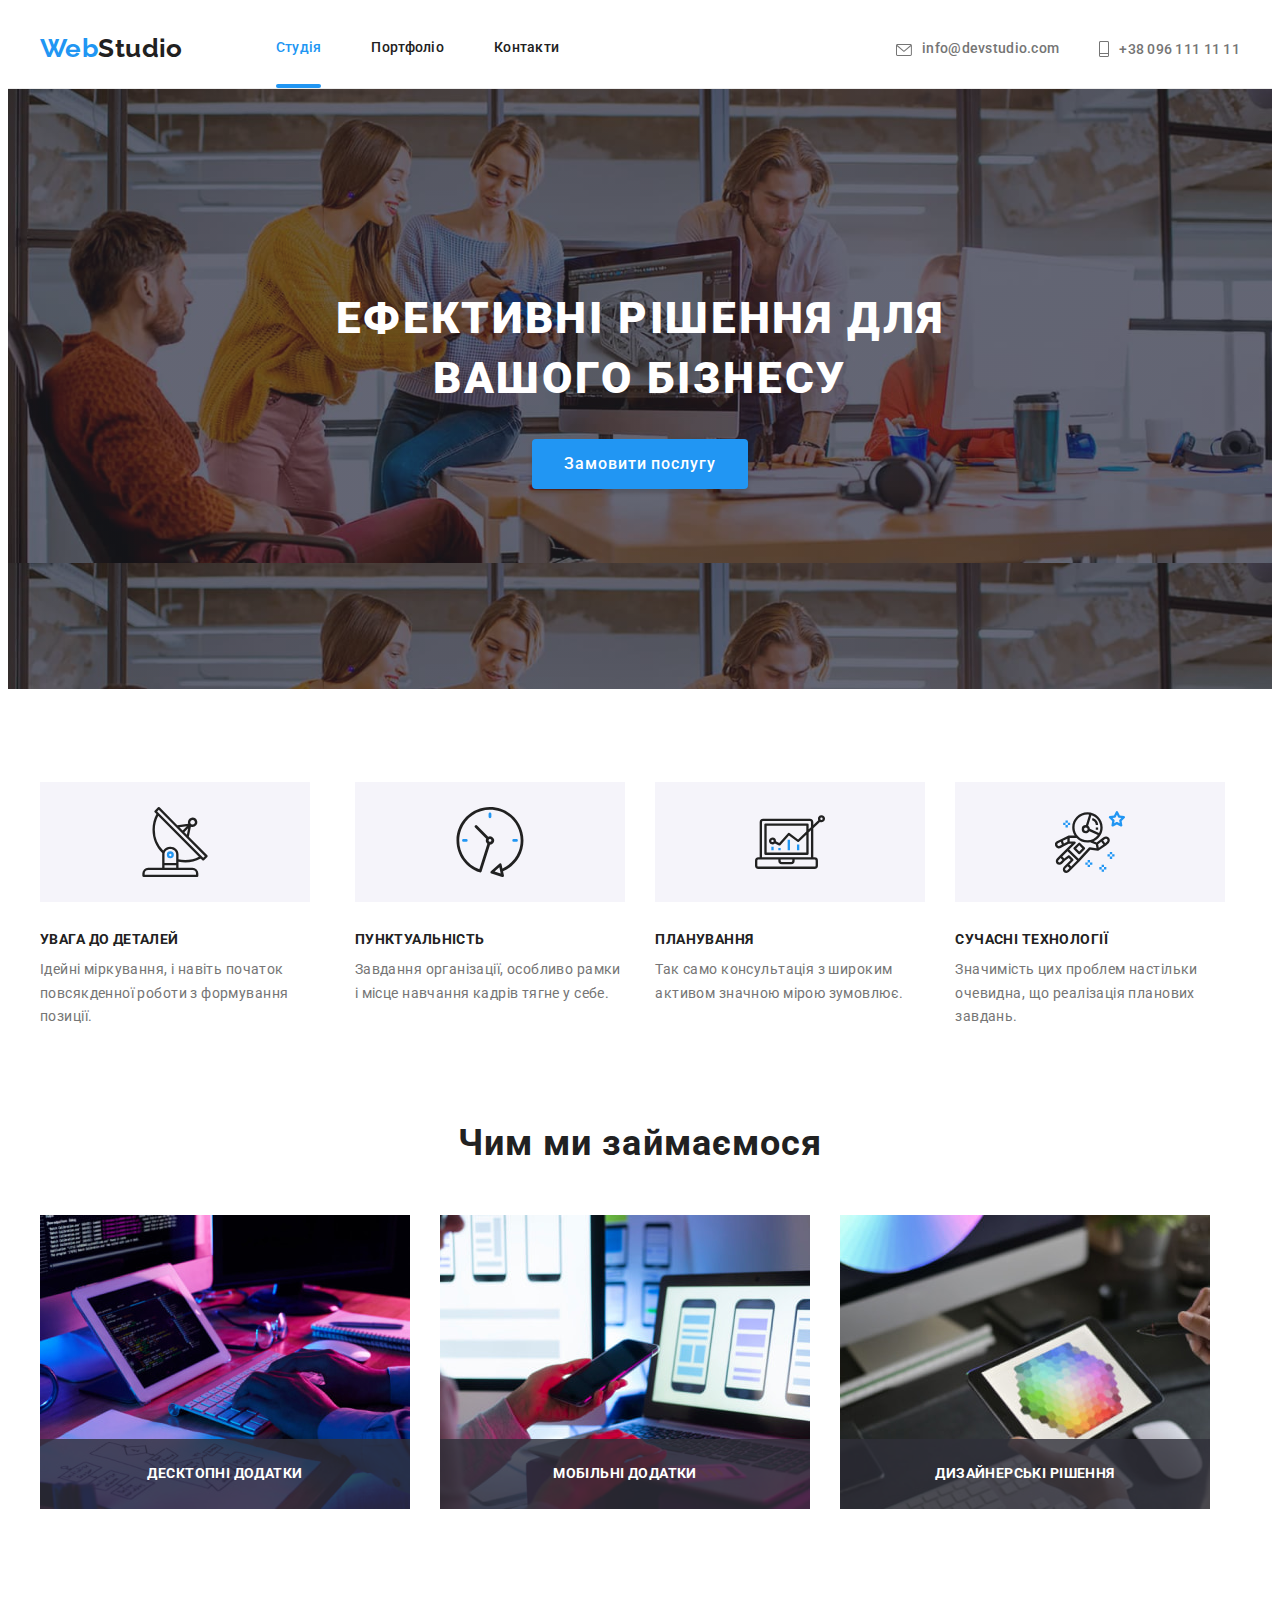
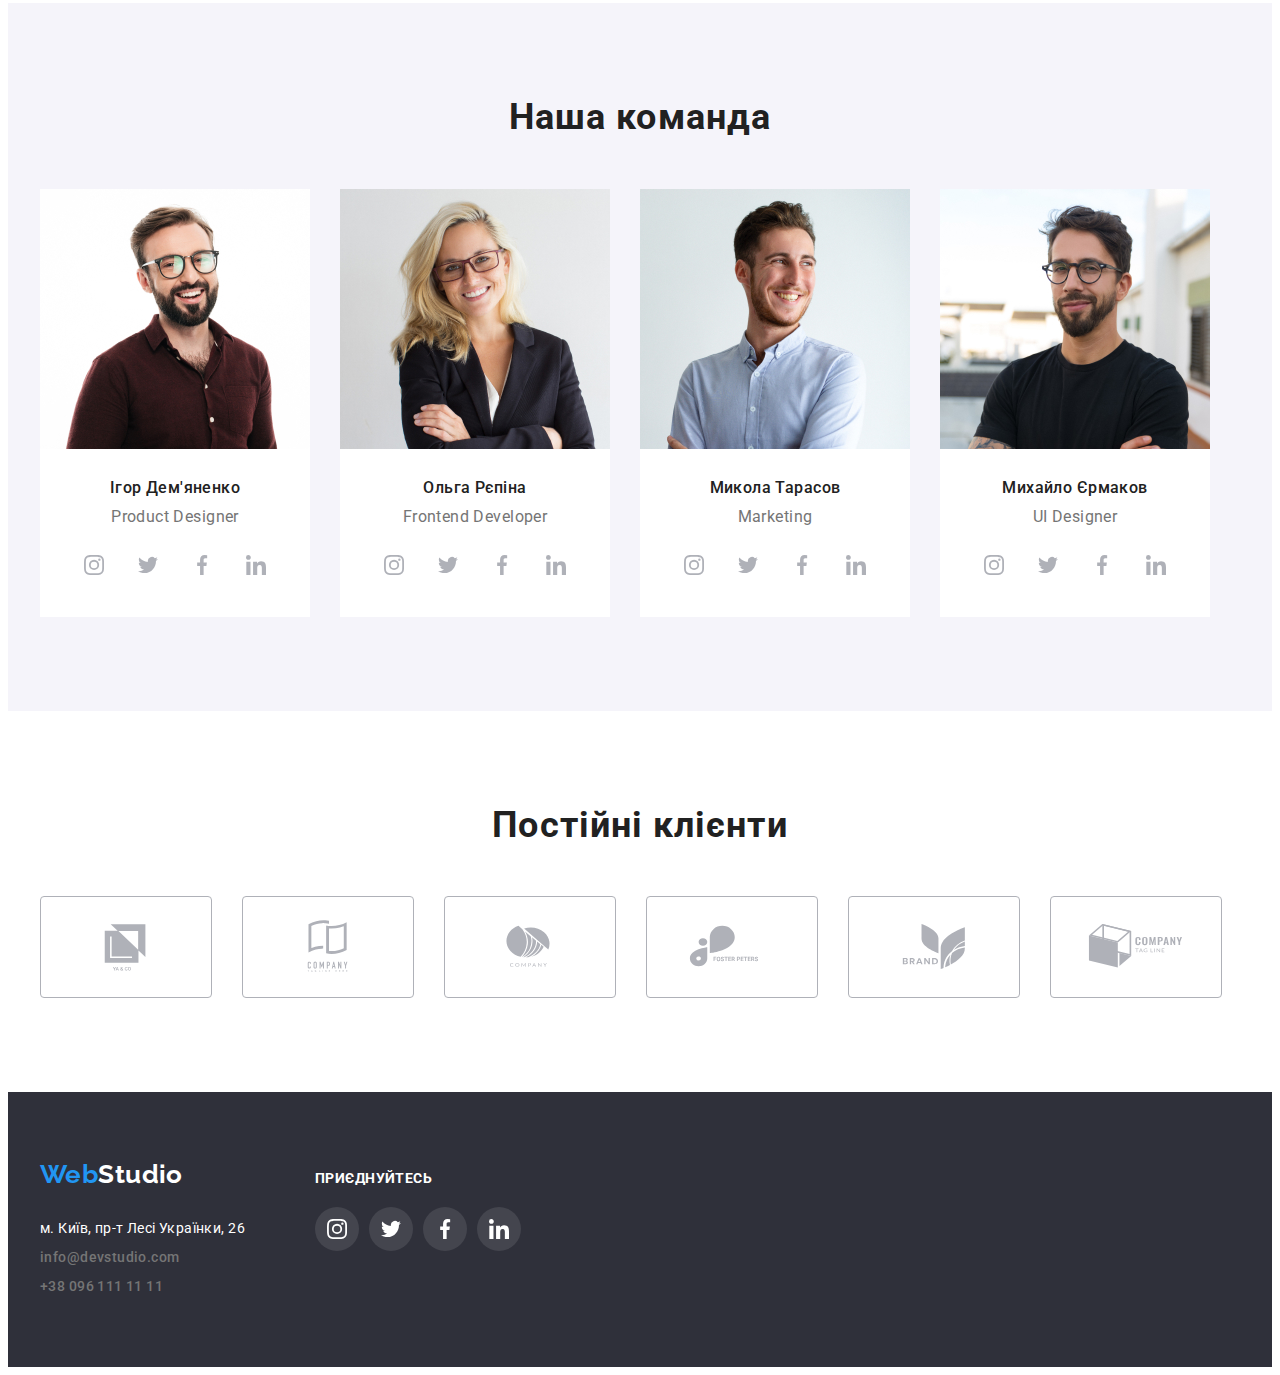
<file: index.html>
<!DOCTYPE html>
<html lang="uk">
    
<head>
        <title>main page homework</title>
        <meta charset="UTF-8">
        <meta http-equiv="X-UA-Compatible" content="IE=edge">
        <meta name="viewport" content="width=device-width, initial-scale=1.0">
        <link rel="preconnect" href="https://fonts.googleapis.com">
        <link rel="preconnect" href="https://fonts.gstatic.com" crossorigin>
        <link href="https://fonts.googleapis.com/css2?family=Raleway:wght@700&family=Roboto:wght@400;500;700;900&display=swap" rel="stylesheet">
        <link rel="stylesheet" href="https://cdnjs.cloudflare.com/ajax/libs/modern-normalize/1.1.0/modern-normalize.min.css" integrity="sha512-wpPYUAdjBVSE4KJnH1VR1HeZfpl1ub8YT/NKx4PuQ5NmX2tKuGu6U/JRp5y+Y8XG2tV+wKQpNHVUX03MfMFn9Q==" crossorigin="anonymous" referrerpolicy="no-referrer">
        <link rel="stylesheet" href="./css/style.css">
    
    
</head>    

<body>

    <header class="header">
        <div class="container header-nav">
            <nav class="main-nav">   
                <a class="logo" href="WebStudio"> <span>Web</span>Studio</a>
                <ul class="site-nav">
                    
                    <li class="header-li"><a class="navigation current" href="./index.html">Студія</a> </li>
                    <li class="header-li"><a class="navigation non-current" href="./portfolio.html">Портфоліо</a></li>
                    <li class="header-li"><a class="navigation non-current" href="Контакти">Контакти</a> </li>
                    
                </ul> 
                
               
            </nav>
             
            
                <ul class="auth-nav">
                    <li class="header-li">
                         <a class="contact mail-icon" href="mailto:info@devstudio.com">
                            <svg class="head-icon" width="16px" height="12px" >
                            <use href="./images/icons.svg#icon-envelope"></use>
                            </svg>info@devstudio.com
                        </a>
                    </li>
                    
                    <li class="header-li">
                        <a class="contact phone-icon" href="tel:+380961111111">
                            <svg class="head-icon" width="10px" height="16px">
                            <use href="./images/icons.svg#icon-phone"></use>
                            </svg>+38 096 111 11 11
                        </a>
                    </li>
                </ul>
            
        </div>
        
    </header>
    
     <main>

    
         <section class="section-main">
            <div class="main-hero">
                <h1 class="main-title">Ефективні рішення для вашого бізнесу</h1>
                <button data-modal-open class="main-button" type="button">Замовити послугу</button>
                
               
            </div>
           
           
        </section>    

        <section class="section benefits">
            <div class="container">
                <h2 class="section-title hide">Основні переваги</h2>
                <ul class="list-benefits">
                    <li>
                        <div class="icon-div">
                            <svg class="benefits-icon" width="70px" height="70px">
                                <use href="./images/icons.svg#icon-antenna1"></use>
                            </svg>
                        </div>
                        <h3 class="column-title">Увага до деталей</h3>
                        <p class="column-descr"> Ідейні міркування, і навіть початок повсякденної роботи з формування позиції.</p>
                    </li>

                    <li>
                        <div class="icon-div">
                            <svg class="benefits-icon" width="70px" height="70px">
                                <use href="./images/icons.svg#icon-clock1"></use>
                            </svg>
                        </div>
                        <h3 class="column-title">Пунктуальність</h3> 
                        <p class="column-descr">Завдання організації, особливо рамки і місце навчання кадрів тягне у себе.</p>
                    </li>

                    <li>
                        <div class="icon-div">
                            <svg class="benefits-icon" width="70px" height="70px">
                                <use href="./images/icons.svg#icon-diagram-1"></use>
                            </svg>
                        </div>
                         <h3 class="column-title">Планування</h3>
                        <p class="column-descr">Так само консультація з широким активом значною мірою зумовлює.</P>
                    </li>

                    <li>
                        <div class="icon-div">
                            <svg class="benefits-icon" width="70px" height="70px">
                                <use href="./images/icons.svg#icon-astronaut1"></use>
                            </svg>
                        </div>
                        <h3 class="column-title">Сучасні технології</h3>
                        <p class="column-descr">Значимість цих проблем настільки очевидна, що реалізація планових завдань.</p>
                    </li>
                </ul>
            </div>

        </section>
                  
        <section class="section no-padding">
            <div class="container">
                    <h2 class="section-title work">Чим ми займаємося</h2>
                <ul class="list-team"> 
                    <li> 
                        <div class="work-overlay">
                            <img class="work-photo" src="./images/box1(1).jpg"
                            alt="фото в фіолетовому тоні з руками друкуючими текст на клавіатурі"
                            width="370" 
                            height= "294">
                            <div class="overlay-img">
                                <p class="overlay-title">Десктопні додатки</p>
                            </div>
                        </div>
                    </li> 

                    <li> 
                        <div class="work-overlay">
                            <img class="work-photo" src="./images/box2(1).jpg" alt="фото людини з телефоном в руках"
                            width= "370" 
                            height= "294">
                            <div class="overlay-img">
                                <p class="overlay-title"> Мобільні додатки</p>
                            </div>
                        </div>
                    </li> 

                    <li>
                           <div class="work-overlay">
                            <img class="work-photo" src="./images/box3(1).jpg" alt="фото екрана телефону з клавіатурою на фоні"
                            width= "370"
                            height= "294">
                            <div class="overlay-img">
                                <p class="overlay-title"> Дизайнерські рішення</p>
                            </div>
                           </div>

                    </li>
                </ul>
            </div>
        </section>

        <section class="team section">
            <div class="container">
                    <h2 class="section-title">Наша команда</h2>
                <ul class="team-list">
                    <li class="team">
                            <img src="./images/teamcard1(1).jpg" alt="Product Designer"
                            width="270"
                            height="260">
                            <div class="namerole">
                                <h3 class="name">Ігор Дем'яненко</h3> 
                                <p class="role"  lang="en">Product Designer</p>
                           

                                <ul class="team-social-list">
                                    <li class="icon-item">
                                        <a class="social-link link" href="#">
                                            <svg class="social-icon" width="20px" height="20px">
                                                <use href="./images/icons.svg#icon-instagram2"></use>
                                            </svg>
                                        </a>
                                    </li>

                                    <li class="icon-item">
                                        <a class="social-link link" href="#">
                                            <svg class="social-icon" width="20px" height="20px">
                                                <use href="./images/icons.svg#icon-twitter1"></use>
                                            </svg>
                                        </a>
                                    </li>

                                    <li class="icon-item">
                                        <a class="social-link link" href="#">
                                            <svg class="social-icon" width="20px" height="20px">
                                                <use href="./images/icons.svg#icon-facebook1"></use>
                                            </svg>
                                        </a>
                                    </li>

                                    <li class="icon-item">
                                        <a class="social-link link" href="#">
                                            <svg class="social-icon" width="20px" height="20px">
                                                <use href="./images/icons.svg#icon-linkedin1"></use>
                                            </svg>
                                        </a>
                                    </li>
                                </ul>
                            </div>
                    </li>

                    <li class="team">
                        <img src="./images/teamcard2(1).jpg" alt="Frontend Developer"
                        width="270"
                        height="260">
                        <div class="namerole">
                            <h3 class="name">Ольга Рєпіна</h3> 
                            <p class="role"  lang="en">Frontend Developer</p>
                        
                        
                            <ul class="team-social-list">
                                <li class="icon-item">
                                    <a class="social-link link" href="#">
                                        <svg class="social-icon" width="20px" height="20px">
                                            <use href="./images/icons.svg#icon-instagram2"></use>
                                        </svg>
                                    </a>
                                </li>

                                <li class="icon-item">
                                    <a class="social-link link" href="#">
                                        <svg class="social-icon" width="20px" height="20px">
                                            <use href="./images/icons.svg#icon-twitter1"></use>
                                        </svg>
                                    </a>
                                </li>

                                <li class="icon-item">
                                    <a class="social-link link" href="#">
                                        <svg class="social-icon" width="20px" height="20px">
                                            <use href="./images/icons.svg#icon-facebook1"></use>
                                        </svg>
                                    </a>
                                </li>

                                <li class="icon-item">
                                    <a class="social-link link" href="#">
                                        <svg class="social-icon" width="20px" height="20px">
                                            <use href="./images/icons.svg#icon-linkedin1"></use>
                                        </svg>
                                    </a>
                                </li>
                            </ul>
                        </div>        
                        
                    </li>

                    <li class="team">
                        <img src="./images/teamcard3(1).jpg" alt="Marketing"
                        width="270"
                        height="260">
                        <div class="namerole">
                            <h3 class="name">Микола Тарасов</h3> 
                            <p class="role"  lang="en">Marketing</p>
                        
                            <ul class="team-social-list">
                                <li class="icon-item">
                                    <a class="social-link link" href="#">
                                        <svg class="social-icon" width="20px" height="20px">
                                            <use href="./images/icons.svg#icon-instagram2"></use>
                                        </svg>
                                    </a>
                                </li>

                                <li class="icon-item">
                                    <a class="social-link link" href="#">
                                        <svg class="social-icon" width="20px" height="20px">
                                            <use href="./images/icons.svg#icon-twitter1"></use>
                                        </svg>
                                    </a>
                                </li>

                                <li class="icon-item">
                                    <a class="social-link link" href="#">
                                        <svg class="social-icon" width="20px" height="20px">
                                            <use href="./images/icons.svg#icon-facebook1"></use>
                                        </svg>
                                    </a>
                                </li>

                                <li class="icon-item">
                                    <a class="social-link link" href="#">
                                        <svg class="social-icon" width="20px" height="20px">
                                            <use href="./images/icons.svg#icon-linkedin1"></use>
                                        </svg>
                                    </a>
                                </li>
                            </ul>
                        </div>   
                    </li>

                    <li class="team">
                        <img src="./images/teamcard4(1).jpg" alt="UI Designer"
                        width="270"
                        height="260">
                        <div class="namerole">
                            <h3 class="name">Михайло Єрмаков</h3> 
                            <p class="role" lang="en">UI Designer</p>
                            <ul class="team-social-list">
                                <li class="icon-item">
                                    <a class="social-link link" href="#">
                                        <svg class="social-icon" width="20px" height="20px">
                                            <use href="./images/icons.svg#icon-instagram2"></use>
                                        </svg>
                                    </a>
                                </li>

                                <li class="icon-item">
                                    <a class="social-link link" href="#">
                                        <svg class="social-icon" width="20px" height="20px">
                                            <use href="./images/icons.svg#icon-twitter1"></use>
                                        </svg>
                                    </a>
                                </li>

                                <li class="icon-item">
                                    <a class="social-link link" href="#">
                                        <svg class="social-icon" width="20px" height="20px">
                                            <use href="./images/icons.svg#icon-facebook1"></use>
                                        </svg>
                                    </a>
                                </li>

                                <li class="icon-item">
                                    <a class="social-link link" href="#">
                                        <svg class="social-icon" width="20px" height="20px">
                                            <use href="./images/icons.svg#icon-linkedin1"></use>
                                        </svg>
                                    </a>
                                </li>
                            </ul>
                        
                        </div>
                            
                    </li>

                </ul>
            </div>
        </section>

        <section class="section clients">
            <div class="container">
                <h4 class="client-title" > Постійні клієнти </h4>
                <ul class="client-main-box">
                    <li >
                        <div class="client-box">
                            <a class="client-link"  href="./portfolio.html">
                                <svg class="client-icon" width="106px" height="60px">
                                    <use href="./images/icons.svg#icon-client1"></use>
                                </svg>
                            </a>
                        </div>
                       
                    </li>

                    <li >
                        <div class="client-box">
                            <a class="client-link" href="./portfolio.html">
                                <svg class="client-icon" width="106px" height="60px">
                                    <use href="./images/icons.svg#icon-client2"></use>
                                </svg>
                            </a>
                        </div>
                    
                    </li>
                    <li >
                        <div class="client-box">
                            <a class="client-link" href="./portfolio.html">
                                <svg class="client-icon" width="106px" height="60px">
                                    <use href="./images/icons.svg#icon-client3"></use>
                                </svg>
                            </a>
                        </div>

                    
                    </li>
                    <li >
                        <div class="client-box">
                            <a class="client-link" href="./portfolio.html">
                                <svg class="client-icon" width="106px" height="60px">
                                    <use href="./images/icons.svg#icon-client4"></use>
                                </svg>
                            </a>
                        </div>
                    
                    </li>

                    <li >
                        <div class="client-box">
                            <a class="client-link" href="./portfolio.html">
                                <svg class="client-icon" width="106px" height="60px">
                                    <use href="./images/icons.svg#icon-client5"></use>
                                </svg>
                            </a>
                        </div>
                    
                    </li>

                    <li>
                        <div class="client-box">
                            <a class="client-link" href="./portfolio.html">
                                <svg class="client-icon" width="106px" height="60px">
                                    <use href="./images/icons.svg#icon-client6"></use>
                                </svg>
                            </a>
                        </div>
                    
                    </li>

                </ul>
            </div>

        </section>
    </main>

    <footer class="footer lop">
        <div class="footer-container container">
            
            <div>
                <a class="footer-logo" href="WebStudio"> <span>Web</span>Studio</a>
                    <address>
                    <ul class="footer-list">
                        <li><a class="adress" href="https://goo.gl/maps/pS8TxzaBrTARouAY9">м. Київ, пр-т Лесі Українки, 26</a> </li>
                        <li><a class="footer contact" href="mailto:info@devstudio.com">info@devstudio.com</a></li>
                        <li><a class="footer contact" href="tel:+380961111111">+38 096 111 11 11</a></li>
                    </ul>
                    </address>
            </div>    
        
            <div class="footer-link">
                <p  class="invitation">Приєднуйтесь </p>
                    <ul class="team-social-list footer">
                        <li class="icon-item footer">
                            <a class="social-link link" href="#">
                                <svg class="social-icon footer" width="20px" height="20px">
                                    <use href="./images/icons.svg#icon-instagram2"></use>
                                </svg>
                            </a>
                        
                        </li>

                        <li class="icon-item footer">
                            <a class="social-link link" href="#">
                                <svg class="social-icon footer" width="20px" height="20px">
                                    <use href="./images/icons.svg#icon-twitter1"></use>
                                </svg>
                            </a>
                        </li>

                        <li class="icon-item footer">
                            <a class="social-link link" href="#">
                                <svg class="social-icon footer" width="20px" height="20px">
                                    <use href="./images/icons.svg#icon-facebook1"></use>
                                </svg>
                            </a>
                        </li>

                        <li class="icon-item footer">
                            <a class="social-link link" href="#">
                                <svg class="social-icon footer" width="20px" height="20px">
                                    <use href="./images/icons.svg#icon-linkedin1"></use>
                                </svg>
                            </a>
                        </li>
                    </ul>

                
            </div>
        </div>       
        
    </footer>
    
    <div class="backdrop is-hidden" data-modal>
        <div class="modal">
         <button class="close-modal" data-modal-close>
             <svg class="modal-btn"  >
                 <use href="./images/icons.svg#icon-Vector" ></use>
             </svg>
         </button>
        </div>
    </div>
    <script src="./js/modal.js"></script>
</body>
</html>
</file>
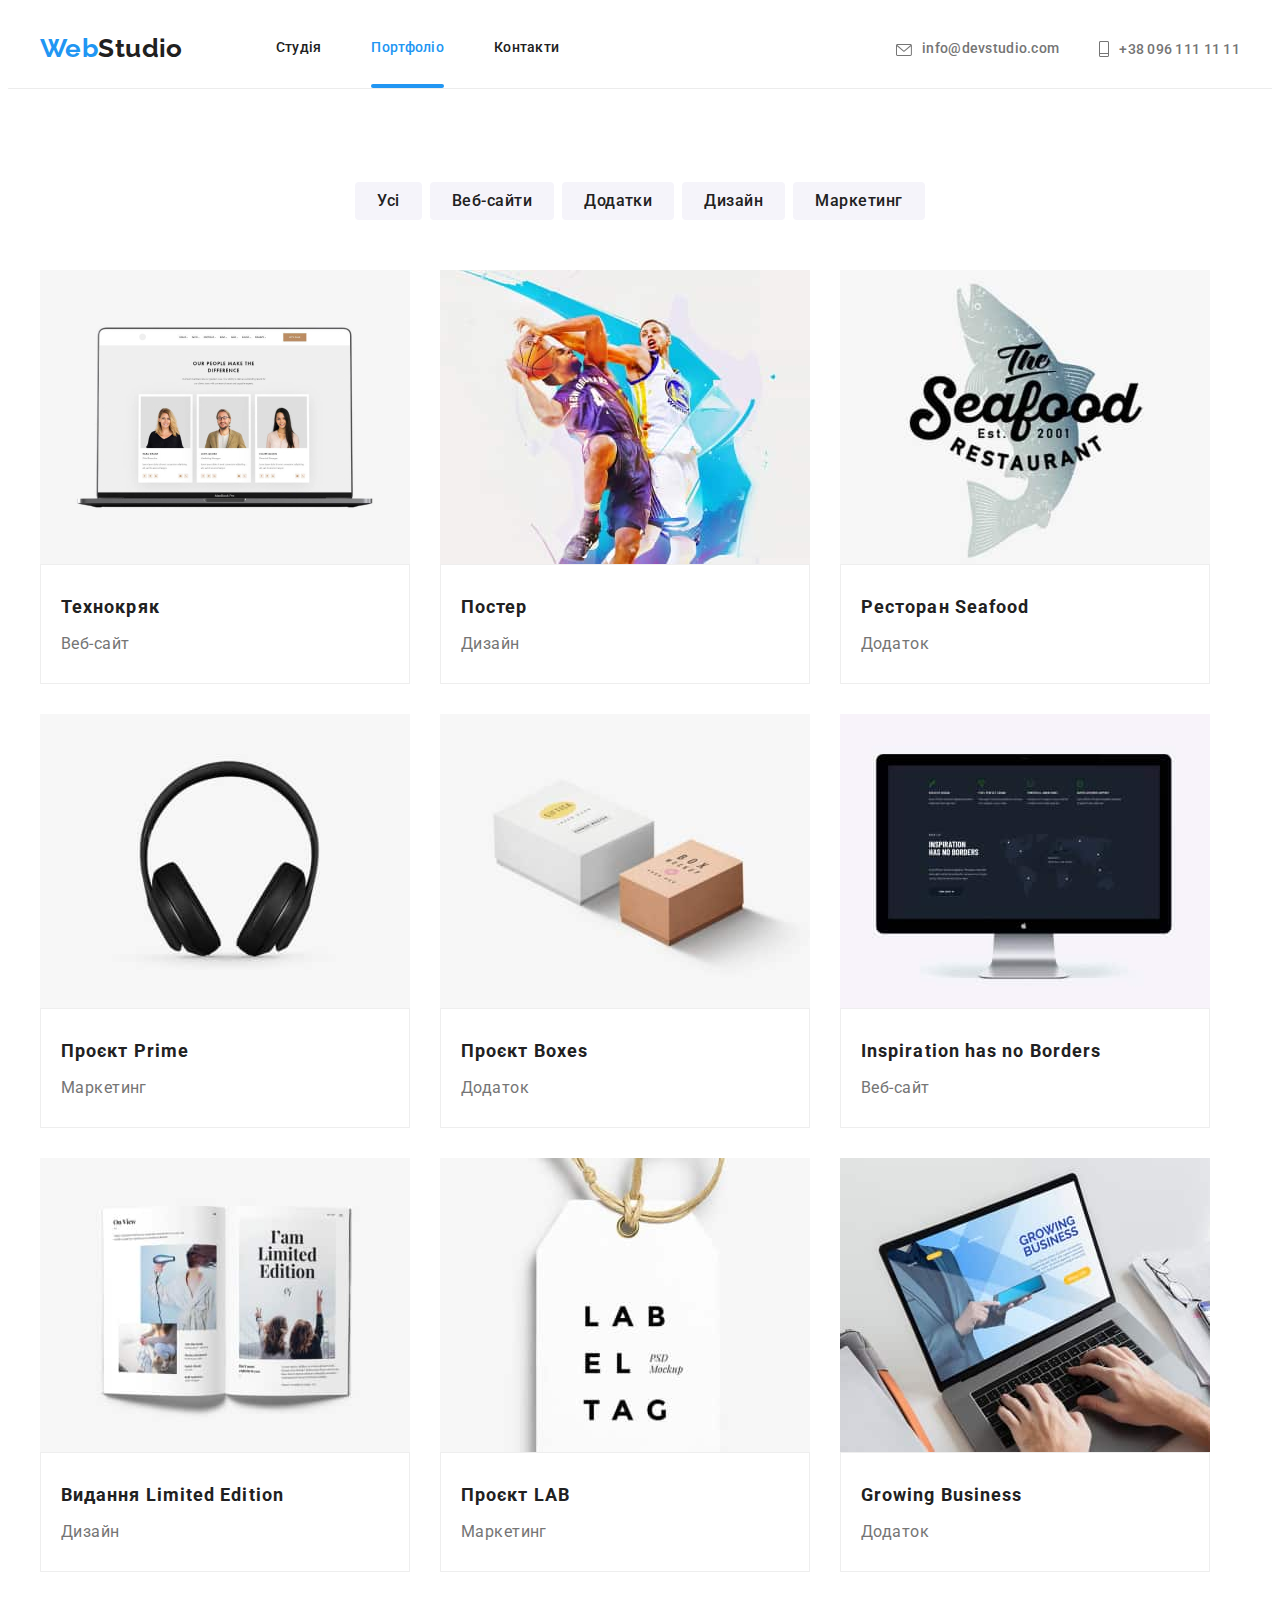
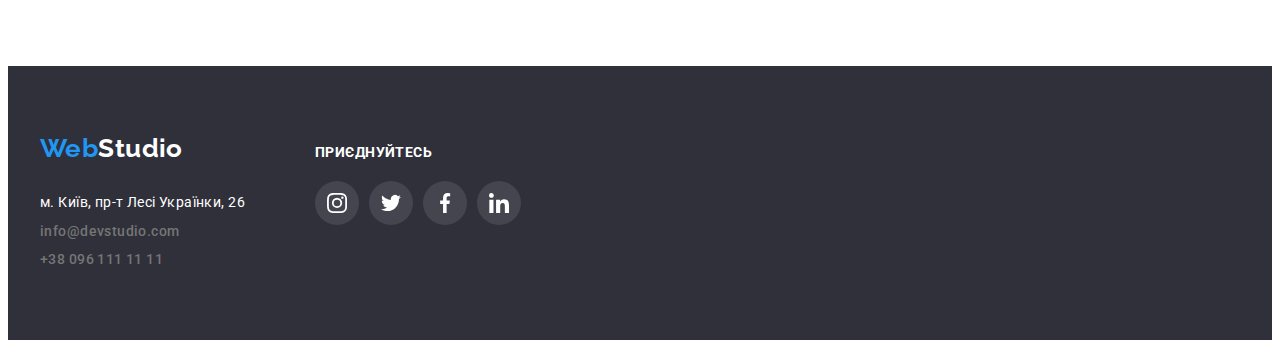
<file: portfolio.html>
<!DOCTYPE html>
<html lang="uk">
<head>
    <title>portfolio page homework</title>
    <meta charset="UTF-8">
    <meta http-equiv="X-UA-Compatible" content="IE=edge">
    <meta name="viewport" content="width=device-width, initial-scale=1.0">
    <link rel="preconnect" href="https://fonts.googleapis.com">
    <link rel="preconnect" href="https://fonts.gstatic.com" crossorigin>
    <link href="https://fonts.googleapis.com/css2?family=Raleway:wght@700&family=Roboto:wght@400;500;700;900&display=swap" rel="stylesheet">
    <link rel="stylesheet" href="https://cdnjs.cloudflare.com/ajax/libs/modern-normalize/1.1.0/modern-normalize.min.css" integrity="sha512-wpPYUAdjBVSE4KJnH1VR1HeZfpl1ub8YT/NKx4PuQ5NmX2tKuGu6U/JRp5y+Y8XG2tV+wKQpNHVUX03MfMFn9Q==" crossorigin="anonymous" referrerpolicy="no-referrer">
    <link rel="stylesheet" href="./css/style.css">
</head>
<body>
    <header class="header">
        
       <div class="container header-nav">
            <nav class="main-nav">   
                <a class="logo" href="WebStudio"> <span>Web</span>Studio</a>
                <ul class="site-nav">
                    
                    <li><a class="navigation non-current" href="./index.html">Студія</a> </li>
                    <li><a class="navigation current" href="./portfolio.html">Портфоліо</a></li>
                    <li><a class="navigation non-current" href="Контакти">Контакти</a> </li>
                    
                </ul>
                
               
            </nav>

            <ul class="auth-nav">
                <li>
                     <a class="contact mail-icon" href="mailto:info@devstudio.com">
                        <svg class="head-icon" width="16px" height="12px" >
                        <use href="./images/icons.svg#icon-envelope"></use>
                        </svg>info@devstudio.com
                    </a>
                </li>
                
                <li>
                    <a class="contact phone-icon" href="tel:+380961111111">
                        <svg class="head-icon" width="10px" height="16px">
                        <use href="./images/icons.svg#icon-phone"></use>
                        </svg>+38 096 111 11 11
                    </a>
                </li>
            </ul>
       
        </div>
        
    </header>
</body>    

<main>
    
    <section class="section">
       <div class="container">
            <h1 class="hide">Розділи</h1>
            <ul class="page-nav">
                <li><button type="button" class="page-button" href="Усі" > Усі </button></li>
                <li><button type="button" class="page-button" href="Веб-сайти" > Веб-сайти </button></li>
                <li><button type="button" class="page-button" href="Додатки" > Додатки </button></li>
                <li><button type="button" class="page-button" href="Дизайн" > Дизайн </button></li>
                <li><button type="button" class="page-button" href="Маркетинг" > Маркетинг </button></li>
            </ul>
           
            <ul class="page-list">
                <li class="page-li">
                   <div class="portfolio-box">
                        <img src="./images/img.jpg" alt="Веб-сайт Технокряк"
                        width="370"
                        height="294">

                       <div class="overlay-portfolio">
                         <p class="overlay-text"> Ресурс пропонує комплексні пропозиції з різним рівнем функціоналу та сервісів. Все це дозволить відвідувачу отримати вичерпні відомості про компанію чи приватну особу.</p>
                       </div>
                    </div>
                        
                    <div class="portfolio-div">
                        <h2 class="portfolio-title">Технокряк</h2>
                        <p class="portfolio-descr">Веб-сайт</p>
                    </div>   

                 
                  
                               
                 </li>

                <li class="page-li">
                    <div class="portfolio-box">
                            <img src="./images/img(1).jpg" alt="Приклад дизайну-постер"
                        width="370"
                        height="294">
                        <div class="overlay-portfolio">
                            <p class="overlay-text"> Ресурс пропонує комплексні пропозиції з різним рівнем функціоналу та сервісів. Все це дозволить відвідувачу отримати вичерпні відомості про компанію чи приватну особу.</p>
                        </div>
                    </div>
                        <div class="portfolio-div">
                            <h2 class="portfolio-title">Постер</h2>
                            <p class="portfolio-descr">Дизайн</p>
                        </div> 
                    
                </li>

                <li class="page-li">
                    <div class="portfolio-box">
                            <img src="./images/img(2).jpg" alt="Додаток Ресторан Seafood"
                        width="370"
                        height="294">
                        <div class="overlay-portfolio">
                            <p class="overlay-text"> Ресурс пропонує комплексні пропозиції з різним рівнем функціоналу та сервісів. Все це дозволить відвідувачу отримати вичерпні відомості про компанію чи приватну особу.</p>
                        </div>
                    </div>

                        <div class="portfolio-div">
                            <h2 class="portfolio-title">Ресторан Seafood</h2>
                            <p class="portfolio-descr">Додаток</p>
                        </div>           
                       
                </li>

                <li class="page-li">
                   <div class="portfolio-box">
                        <img src="./images/img(3).jpg" alt="Маркетинг Проєкт Prime"
                        width="370"
                        height="294">
                        <div class="overlay-portfolio">
                            <p class="overlay-text"> Ресурс пропонує комплексні пропозиції з різним рівнем функціоналу та сервісів. Все це дозволить відвідувачу отримати вичерпні відомості про компанію чи приватну особу.</p>
                        </div>
                    </div>

                        <div class="portfolio-div">
                            <h2 class="portfolio-title">Проєкт Prime</h2>
                            <p class="portfolio-descr">Маркетинг</p>
                        </div>
                  
                </li>

                <li class="page-li" >
                    <div class="portfolio-box">
                            <img src="./images/img(4).jpg" alt="Додаток Проєкт Boxes"
                        width="370"
                        height="294">
                        <div class="overlay-portfolio">
                            <p class="overlay-text"> Ресурс пропонує комплексні пропозиції з різним рівнем функціоналу та сервісів. Все це дозволить відвідувачу отримати вичерпні відомості про компанію чи приватну особу.</p>
                        </div>
                    </div>

                        <div class="portfolio-div">
                            <h2 class="portfolio-title">Проєкт Boxes</h2>
                            <p class="portfolio-descr">Додаток</p>
                        </div>      
                          
                </li>

                <li class="page-li">
                    <div class="portfolio-box">
                            <img src="./images/img(5).jpg" alt="Приклад дизайну - Веб-сайт"
                        width="370"
                        height="294">
                        <div class="overlay-portfolio">
                            <p class="overlay-text"> Ресурс пропонує комплексні пропозиції з різним рівнем функціоналу та сервісів. Все це дозволить відвідувачу отримати вичерпні відомості про компанію чи приватну особу.</p>
                        </div>
                    </div>

                        <div class="portfolio-div">
                            <h2 class="portfolio-title">Inspiration has no Borders</h2>
                            <p class="portfolio-descr">Веб-сайт</p>
                        </div>                
                    
                </li>

                <li class="page-li" >
                    <div class="portfolio-box">
                            <img src="./images/img(6).jpg" alt="Приклад дизайну-видання"
                        width="370"
                        height="294">
                        <div class="overlay-portfolio">
                            <p class="overlay-text"> Ресурс пропонує комплексні пропозиції з різним рівнем функціоналу та сервісів. Все це дозволить відвідувачу отримати вичерпні відомості про компанію чи приватну особу.</p>
                        </div>
                    </div>

                        <div class="portfolio-div">
                            <h2 class="portfolio-title">Видання Limited Edition</h2>
                            <p class="portfolio-descr">Дизайн</p>
                        </div>        
                    
                </li>

                <li class="page-li">
                    <div class="portfolio-box">
                            <img src="./images/img(7).jpg" alt="Маркетинг Проєкт "
                        width="370"
                        height="294">
                        <div class="overlay-portfolio">
                            <p class="overlay-text"> Ресурс пропонує комплексні пропозиції з різним рівнем функціоналу та сервісів. Все це дозволить відвідувачу отримати вичерпні відомості про компанію чи приватну особу.</p>
                        </div>
                    </div>

                        <div class="portfolio-div">
                            <h2 class="portfolio-title">Проєкт LAB</h2>
                            <p class="portfolio-descr">Маркетинг</p>
                        </div>
                
                </li>

                <li class="page-li">
                    <div class="portfolio-box">
                            <img src="./images/img(8).jpg" alt="Приклад дизайн додатку"
                        width="370"
                        height="294">
                        <div class="overlay-portfolio">
                            <p class="overlay-text"> Ресурс пропонує комплексні пропозиції з різним рівнем функціоналу та сервісів. Все це дозволить відвідувачу отримати вичерпні відомості про компанію чи приватну особу.</p>
                        </div>
                    </div>

                        <div class="portfolio-div">
                            <h2 class="portfolio-title">Growing Business</h2>
                            <p class="portfolio-descr">Додаток</p>
                        </div>              
                    
                 </li>

            </ul>
       </div>
    </section>
</main>

<footer class="footer">
    <div class="footer-container container">
        
        <div>
            <a class="footer-logo" href="WebStudio"> <span>Web</span>Studio</a>
                <address>
                <ul class="footer-list">
                    <li><a class="adress" href="https://goo.gl/maps/pS8TxzaBrTARouAY9">м. Київ, пр-т Лесі Українки, 26</a> </li>
                    <li><a class="footer contact" href="mailto:info@devstudio.com">info@devstudio.com</a></li>
                    <li><a class="footer contact" href="tel:+380961111111">+38 096 111 11 11</a></li>
                </ul>
                </address>
        </div>    
    
        <div class="footer-link">
            <a  class="invitation" href="#">Приєднуйтесь </a>
                <ul class="team-social-list footer">
                    <li class="icon-item footer">
                        <a class="social-link link" href="#">
                            <svg class="social-icon footer" width="20px" height="20px">
                                <use href="./images/icons.svg#icon-instagram2"></use>
                            </svg>
                        </a>
                    </li>

                    <li class="icon-item footer">
                        <a class="social-link link" href="#">
                            <svg class="social-icon footer" width="20px" height="20px">
                                <use href="./images/icons.svg#icon-twitter1"></use>
                            </svg>
                        </a>
                    </li>

                    <li class="icon-item footer">
                        <a class="social-link link" href="#">
                            <svg class="social-icon footer" width="20px" height="20px">
                                <use href="./images/icons.svg#icon-facebook1"></use>
                            </svg>
                        </a>
                    </li>

                    <li class="icon-item footer">
                        <a class="social-link link" href="#">
                            <svg class="social-icon footer" width="20px" height="20px">
                                <use href="./images/icons.svg#icon-linkedin1"></use>
                            </svg>
                        </a>
                    </li>
                </ul>

           
        </div>
    </div>       
    
</footer>
</html>
</file>
<file: css/style.css>
:root{
    --primary-text-color: rgba(33, 33, 33, 1);
    --secondary-text-color: rgba(117, 117, 117, 1);
    --accent-color: rgba(33, 150, 243, 1);
    --white-color:rgba(255, 255, 255, 1);
    --cub:cubic-bezier(0.4, 0, 0.2, 1)
 }
  
 body {
    font-family: 'Roboto', sans-serif;
    letter-spacing: 0.03em;
    font-size: 14px;
 } 


 h1,
 h2,
 h3,
 h4,
 h5,
 h6,
 p{
   margin: 0;
 }

 img{
   display: block;
   max-width: 100%;
   height: auto;
 }

ul{
   margin: 0;
   padding: 0;
   list-style: none;
 }

 button{
   cursor: pointer;
 }

 .container {
   width: 1200px;
   padding-left: 15px;
   padding-right: 15px;
   margin-left: auto;
   margin-right: auto;
   
 }
.section{
   padding-top: 94px;
   padding-bottom: 94px;
}

.section.no-padding{
   padding-top: 0px;
   
}

   /*Header*/

 .site-nav {
   display: flex;
    gap: 50px;
   
 }

 .auth-nav{
   display: flex;
   justify-content: end;
   align-items: center;
   padding-top: 25px;
   padding-bottom: 25px;
   gap: 40px;

 }

 .main-nav{
   display: flex;
   align-items: center;
   margin-right: auto;
   
   padding-top: 25px;
   padding-bottom: 25px;
   
 }

.header {
   border-bottom: 1px solid #ECECEC;

}

.container.header-nav{
   display: flex;
   height: 80px;
}

 .logo{
   color: var(--primary-text-color);
   font-family: 'Raleway';
   font-weight: 700;
   font-size: 26px;
   line-height: 1.71;
   text-decoration: none;
   text-align: start;
   margin-right: 93px;
   padding-top: 25px;
   padding-bottom: 25px;

 }

 span {
    color: var(--accent-color);
 }

 .navigation.current {
   color: var(--accent-color);
  
}

.navigation.current::after{
   content: "";
   position: absolute;
   display: block;
   width: 100%;
   height: 4px;
   background-color: var(--accent-color);
   bottom: 0;
   left: 0;
   border-radius: 4px;
   opacity: 1; 
}

 .navigation {
   position: relative;

   color: var(--primary-text-color);
    
   font-weight: 500;
   font-size: 14px;
   line-height: 1.14;
   letter-spacing: 0.02em;
   text-decoration: none;
   padding-top: 32px;
   padding-bottom: 32px;
   
   display: block;

   transition: color 250ms var(--cub);
 }

 .navigation.non-current::after{
   content: "";
   position: absolute;
  
   display: block;
   width: 100%;
   height: 4px;
   background-color: var(--accent-color);
   bottom: 0;
   left: 0;
   border-radius: 4px;
   
   opacity: 0.5;
   transform: scaleY(0);
   transition: opacity 250ms var(--cub), transform 250ms var(--cub);
   
 }

 .navigation.non-current:hover::after,
 .navigation.non-current:focus::after{
   opacity: 0.7;
   transform: scaleY(1);
 }

 .navigation:hover,
 .navigation:focus{
    color: var(--accent-color);
  
 }

 .contact {
    color: var(--secondary-text-color);

    font-weight: 500;
    font-size: 14px;
    line-height: 1.14 ;
    letter-spacing: 0.02em;
    text-decoration: none;
    font-style: normal;
   
    padding-top: 32px;
    padding-bottom: 32px;
    margin-left: auto;

    transition: color 250ms var(--cub)
 }

 .head-icon{
   fill: var(--secondary-text-color);
  
   margin-right: 10px;
   position: relative;
   top: 3px;

   transition: fill 250ms var(--cub)
 }

 .contact:hover,
 .contact:focus{
    color: var(--accent-color);
 }

 .contact:hover .head-icon{
   fill: var(--accent-color);
 }


/* _____________________________main_______________________________________ */
.section-main{
   background-color: rgba(47, 48, 58, 1);
   max-width: 1600px;
   margin-left: auto;
   margin-right: auto;
}

 .main-hero{
    background-image: linear-gradient(rgba(47, 48, 58, 0.4),rgba(47, 48, 58, 0.4)), url(../images/mainimg.jpg);
    background-size: contain;
    max-width:1600px;
    padding: 200px 0px;
    margin-left: auto;
    margin-right: auto;
   
 }

 .main-button {
    color: var(--white-color);
    background-color: var(--accent-color);
    box-shadow: 0px 4px 4px rgba(0, 0, 0, 0.15);
    border-radius: 4px;
    border: 0px;

    font-family:'Roboto', sans-serif;
    font-weight: 500;
    font-size: 16px;
    line-height: 1.62;
    text-align: center;
    letter-spacing: 0.06em;
    
    display: block;
    margin: 0 auto;
    width: 216px;
    height: 50px;
 }
 
 .backdrop {
   position: fixed;
   width: 100%;
   height: 100%;
   top: 0px;
   background-color: rgba(0, 0, 0, 0.2);
   transition: opaciti 300ms var(--cub), visibility 300ms var(--cub);
     }
   
    
   .modal {
   position: absolute;
   width: 528px;
   min-height: 581px;
   box-shadow: 0px 1px 3px rgba(0, 0, 0, 0.12), 0px 1px 1px rgba(0, 0, 0, 0.14), 0px 2px 1px rgba(0, 0, 0, 0.2);
   background-color: var(--white-color);
   border-radius: 4px;
   top: 50%;
   left: 50%;
   transform: translate(-50%, -50%) scale(1);
   transition: transform 300ms var(--cub);
   
   }
   
   .backdrop.is-hidden .modal {
     transform: translate(-50%, -50%) scale(0);
   }
   
   .is-hidden {
     visibility:hidden;
     opacity:0;
     pointer-events:none;
    }

    .close-modal {
      position: absolute;
      top: 8px;
      right: 8px;
     width: 30px;
     height: 30px;
     cursor: pointer;
     background-color: transparent;
     border: none;
    }
    
    .modal-btn {
      fill: black;
      width: 11px;
      height: 11px;
    }


                             /* Benefits */



 .main-title {
   color: var(--white-color);

   font-weight: 900;
    font-size: 44px;
    line-height:1.36;
    text-align: center;
    letter-spacing: 0.06em;
    text-transform: uppercase;

    margin-bottom: 30px;
   margin-left: auto;
   margin-right: auto;

   width: 696px;
}

.section-title {
    color: var(--primary-text-color);

    font-weight: 700;
    font-size: 36px;
    line-height: 1.16;
    text-align: center;
    letter-spacing: 0.03em;

    margin-bottom: 50px;
} 

 .hide {
   border:0;
   height: 1px;
   margin: -1px;
   overflow: hidden;
   padding: 0;
   width: 1px;
   /* clip: rect(1px, 1px, 1px, 1px);
   -webkit-clip-path:inset (50%);
   clip-path:inset (50%); */
   
   /* word-wrap: normal; */
 }

.column-title {
    color: var(--primary-text-color);    

    font-weight: 700;
    font-size: 14px;
    line-height: 1.14;
    text-transform: uppercase;

    margin-bottom: 10px;
}

.column-descr{
   color: var(--secondary-text-color);

    font-size: 14px;
    line-height: 1.71;
}

.list-benefits{
   display: flex;
   gap: 30px;
   flex-basis: content;

}

.icon-div{
   display: flex;
   width: 270px;
   height: 120px;
   background-color: rgba(245, 244, 250, 1);
   margin-bottom: 30px;
   align-items: center;
   justify-content: center;
}

.benefits-icon{
   align-items: center;
}

   
/* WORK SECTION------------------------------------------------------------ */
.work-overlay{
   width: 370px;
   height: 294px;
   position: relative;
}
.overlay-img{
   position: absolute;
   width: 370px;
   height: 70px;
   background-color: rgba(47, 48, 58, 0.8);
   bottom: 0;
}
 .overlay-title{
   position: absolute;

   font-weight: 700;
   font-size: 14px;
   line-height: 1.14;
   text-align: center;
   letter-spacing: 0.03em;
   text-transform: uppercase;

   color: var(--white-color);

   top: 50%;
   left: 50%;
   transform: translate(-50%,-50%);



 }


   
   /* -----------------------------TEAM SECTION----------------------------------- */
  

.list-team{
   display: flex;
   gap: 30px;

}

.team-list{
   display: flex;
   gap: 30px;
}

.team-list li {
   text-align: center;

   background-color: var(--white-color);

}

.namerole{
   padding-top: 30px;
   margin-bottom: 30px;
}

.team.section{
   background-color: rgba(245, 244, 250, 1);
}
  
.name {
    color: var(--primary-text-color);

    font-weight: 500;
    font-size: 16px;
    line-height: 1.18;

   margin-bottom: 10px;
   margin-right: 0px;}

.role {
      display: block;
      color: var(--secondary-text-color);
      font-size: 16px;
      line-height: 1.18;
      margin-bottom: 16px;
      
   }

.team-social-list{
   display: flex;
   align-items: center;
   justify-content: center;
   gap: 10px;
  
   
}

.team-social-list.footer{
   margin-top: 20px;
}


.icon-item{
   width:44px;
   height: 44px;   
}

.social-link.link{
   width: 100%;
   height: 100%;
   border-radius: 50%;

   display: flex;
   justify-content: center;
   align-items: center;

   
   transition: background-color 250ms var(--cub);
   
   }

.social-icon {
  fill: rgba(175, 177, 184, 1);
  transition: fill 250ms var(--cub);
}

.social-link.link:hover,
.social-link.link:focus{
   background-color: var(--accent-color);
}

.social-link:hover .social-icon{
   fill: var(--white-color);
}

/* ////////// ____________________CLIENT___________________________________ */

.client-title {
   font-weight: 700;
   font-size: 36px;
   line-height: 1.16;
   text-align: center;
   letter-spacing: 0.03em;
   text-transform:initial;

   color: var(--primary-text-color);

   margin-bottom: 50px;

}
.client-main-box{
   display: flex;
   gap: 30px;
   align-items: center;
   
}


/* .client-box{
   width: 170px;
   height: 100px;

   border: 1px solid rgba(175, 177, 184, 1);
   border-radius: 4px;

    display: flex;
    align-items: center;
    justify-content: center;
    margin-left: auto;
    margin-right: auto;
   
   transition: border 250ms var(--cub);
} */

.client-link{
   width: 170px;
   height: 100px;

   border: 1px solid ;
   border-radius: 4px;
   border-color:rgba(175, 177, 184, 1) ;

    display: flex;
    align-items: center;
    justify-content: center;
    margin-left: auto;
    margin-right: auto;
   
    transition: border-color 250ms var(--cub);
}

.client-icon{
   fill: rgba(175, 177, 184, 1);
   background-size: contain;
   
   cursor: pointer;
   transition: fill 250ms var(--cub);
}

.client-link:hover{
   border-color:var(--accent-color) ;
}


.client-link:hover .client-icon{
   fill: var(--accent-color);
}

   /*--------------------------------- footer ----------------------------------------------*/

   footer{
      background-color: rgba(47, 48, 58, 1);
      padding:60px 0  ;
   }
   
   .footer-logo{
      display: inline-block;
    color:rgba(255, 255, 255, 1);

    font-family: 'Raleway';
    font-weight: 700;
    font-size: 26px;
    line-height: 1.71;
    text-decoration: none;
    margin-bottom: 20px;

}
   .adress {
   display: block;
    color:var(--white-color);

    font-size: 14px;
    line-height: 1.71;
    text-decoration: none;
    font-style: normal;
    margin-bottom: 12px;
    padding: auto;
    }

    .footer.contact{
      display: inline-block;
     color: var(--secondary-text-color);

      font-size: 14px;
      line-height: 1.14;
      letter-spacing: 0.03em;
      margin-bottom: 12px;
      padding: 0 0;
    }

    .footer-list li :not(last child){
      margin-bottom: 8px;
    }

    .footer-container{
      display: flex;
      align-items:baseline;
      gap: 70px;
      
    }

    .invitation{
      font-weight: 700;
      font-size: 14px;
      line-height: 1.14;
      letter-spacing: 0.03em;
      text-transform: uppercase;
      color: var(--white-color);
      text-decoration: none;
      align-self: start;
    }

    .footer-link{
      display: flex;
      flex-direction: column;
      justify-content: flex-start;
      align-items: center;
      width: 206px;
      height: 80px;
    }

    .social-icon.footer {
      fill: var(--white-color)
    }
    
    .icon-item.footer{
      background-color: rgba(255, 255, 255, 0.1);
      border-radius: 50%;
    }

    /*------------------------------------- PortfolioPage --------------------*/
    
 .portfolio-title{
   color: var(--primary-text-color);
   font-weight: 700;
   font-size: 18px;
   line-height: 2.00;
   letter-spacing: 0.06em;

   margin-bottom: 4px;
}

.portfolio-descr{
    color: var(--secondary-text-color);

    font-size: 16px;
    line-height: 1.88;
}

.portfolio-div{
   padding: 24px 20px;
   border-top: 1px solid #EEEEEE;
   border-bottom: 1px solid #EEEEEE;
   border-left: 1px solid #EEEEEE;
   border-right: 1px solid #EEEEEE;
}
.page-nav{
   display: flex;
   align-items: center;
   justify-content: center;
   margin-bottom: 50px;
   gap: 8px;
}

 .page-list{
   display: flex;
   flex-wrap: wrap;
     
}

.page-li{
   width:370px;
   margin-right: 30px;
   margin-bottom: 30px;
   transition: box-shadow 250ms var(--cub);
}

.page-li:nth-child(3n){
   margin-right: 0;
}

.page-li:nth-child(n+7){
   margin-bottom: 0;
 }


.page-button{
 color: var(--primary-text-color);
 background: rgba(245, 244, 250, 1);

 font-family:'Roboto', sans-serif;
 font-weight: 500;
 font-size: 16px;
 line-height: 1.62;

 text-align: center;
 letter-spacing: 0.03em;
 border-radius: 4px;
 border: none;

 padding: 6px 22px;

 transition: color 250ms var(--cub), background-color 250ms var(--cub),box-shadow 250ms var(--cub) ;

}    

.page-button:hover,
.page-button:focus{
    color: var(--white-color);
    background-color: var(--accent-color);
    box-shadow: 0px 3px 1px rgba(0, 0, 0, 0.1), 0px 1px 2px rgba(0, 0, 0, 0.08), 0px 2px 2px rgba(0, 0, 0, 0.12);
   border-radius: 4px;

}


.page-li:hover, .page-li:focus{
   /* border: 1px solid #EEEEEE; */
   box-shadow: 0px 1px 1px rgba(0, 0, 0, 0.12), 0px 4px 4px rgba(0, 0, 0, 0.06), 1px 4px 6px rgba(0, 0, 0, 0.16);

}

.portfolio-box{
   position: relative;
   width: 370px;
   height: 294px;
   overflow: hidden;
   

}

.overlay-portfolio{
   width: 370px;
   height: 294px;
   background-color: rgba(33, 150, 243, 0.9);
   position: absolute;
   top: 0;
   left: 0;
   transform: translateY(100%);
   transition: transform 250ms var(--cub);
}

.overlay-text{
font-size: 18px;
line-height: 1.56;
letter-spacing: 0.03em;

color: var(--white-color);

padding: 63px 24px;
opacity: 0;

transition: opacity 250ms var(--cub) 300ms;
}

.page-li:hover .overlay-portfolio{
   transform: translateY(0);
}

.page-li:hover .overlay-text{
   opacity: 1;
}
</file>
